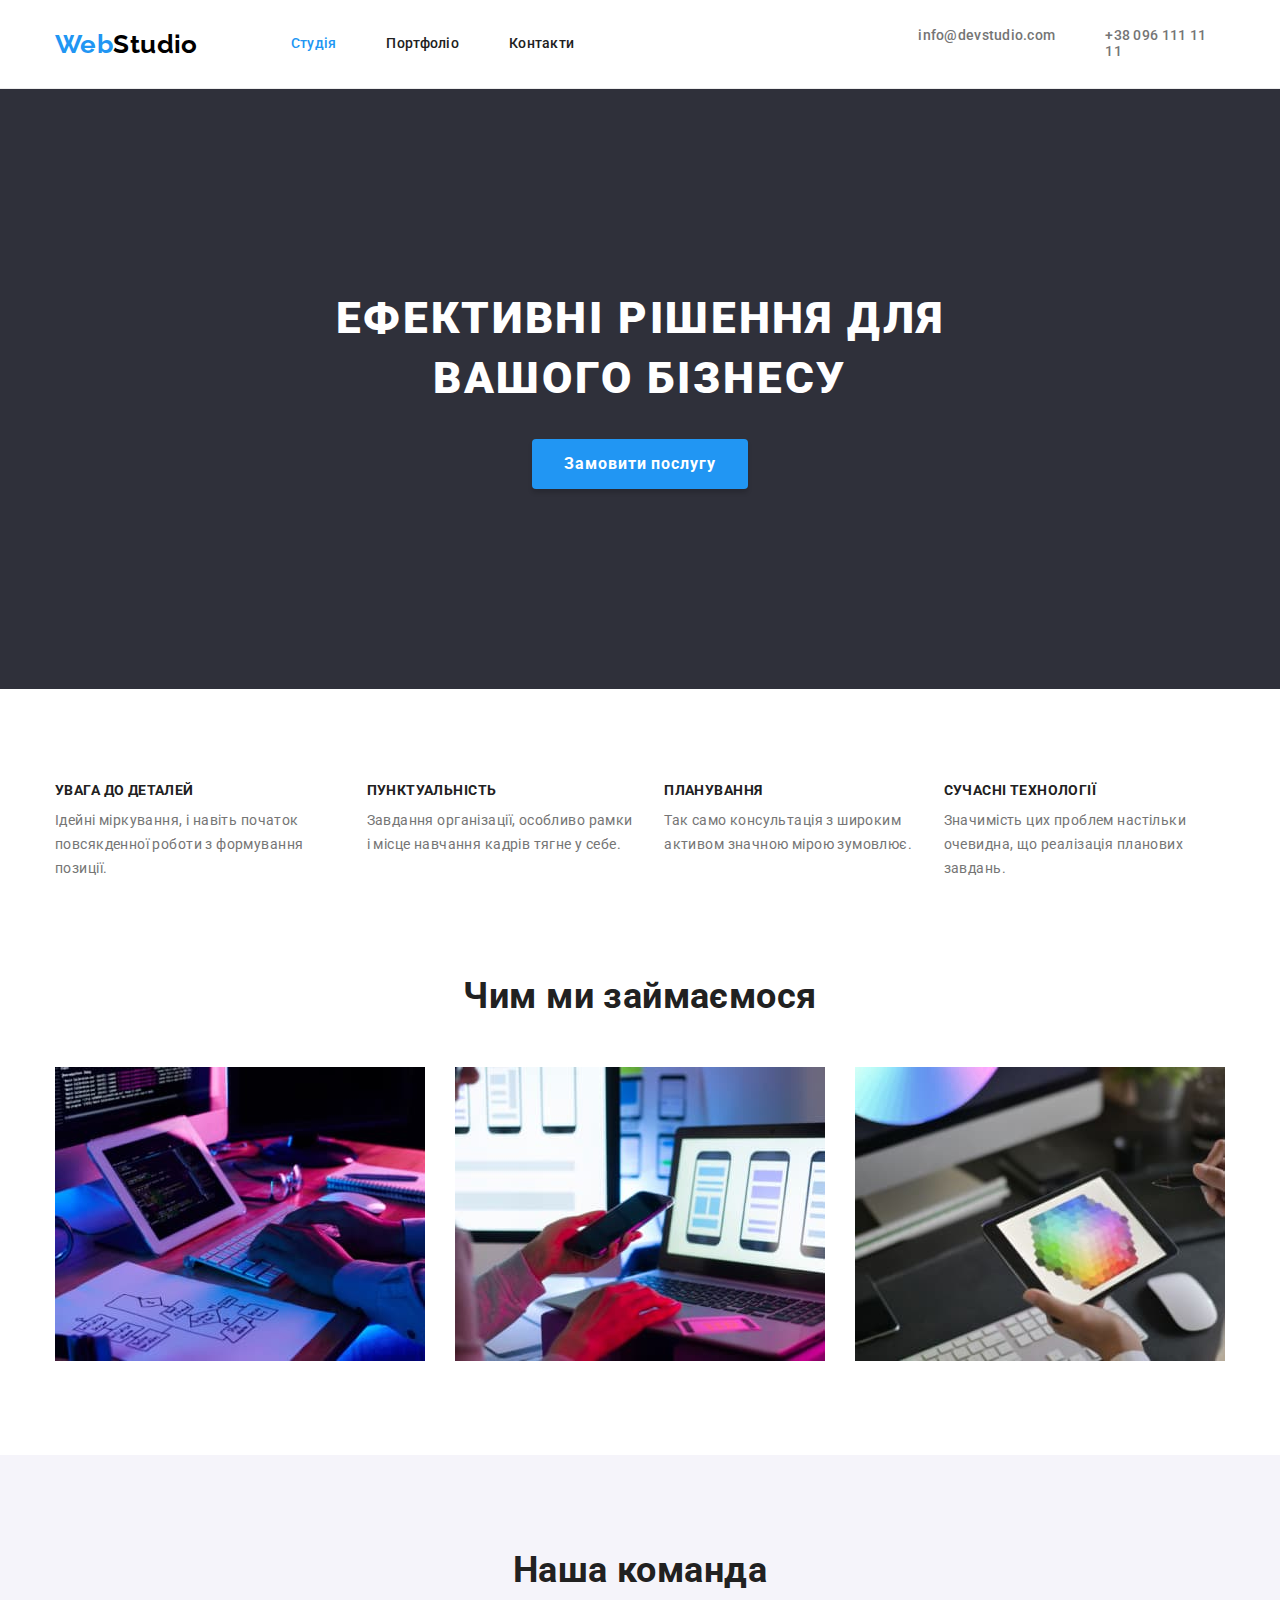
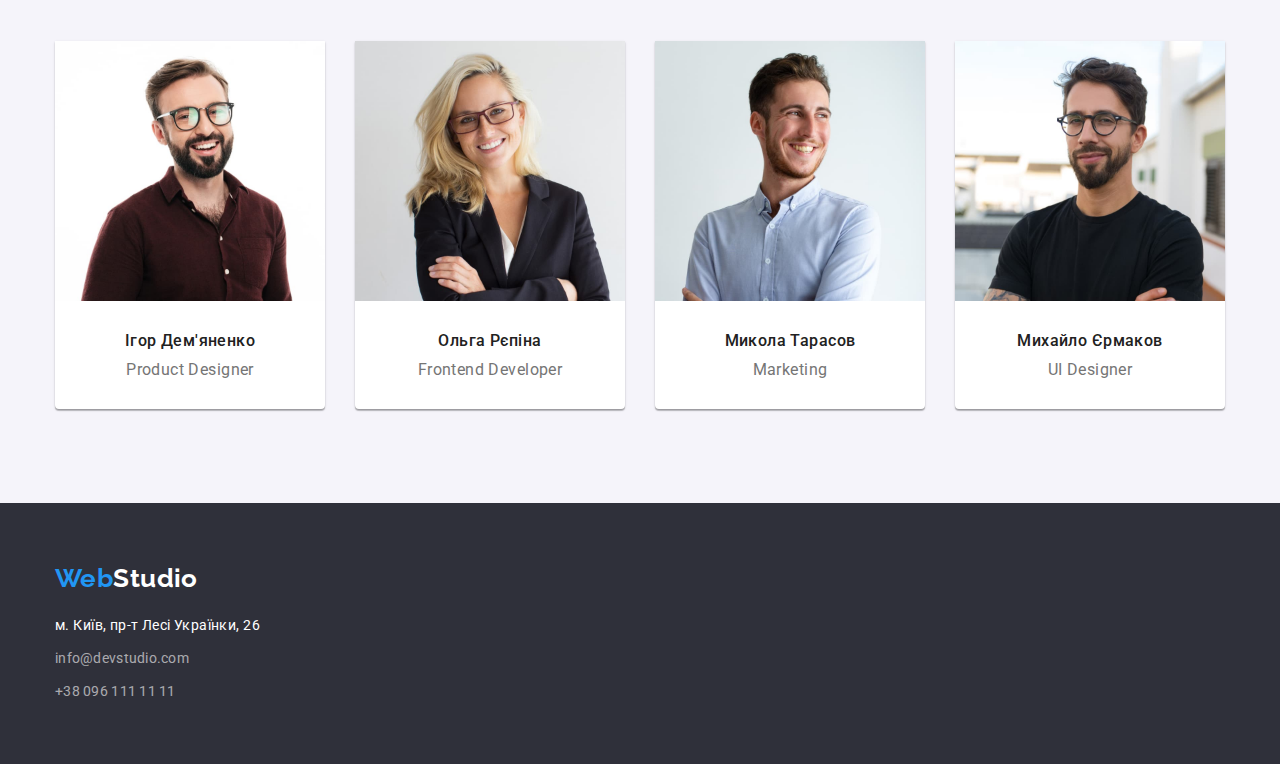
<file: index.html>
<!DOCTYPE html>
<html lang="uk-UA">

<head>
    <meta charset="UTF-8">
    <meta http-equiv="X-UA-Compatible" content="IE=edge">
    <meta name="viewport" content="width=, initial-scale=1.0">
    <title>Головна</title>
    <link rel="stylesheet" href="https://cdnjs.cloudflare.com/ajax/libs/modern-normalize/1.1.0/modern-normalize.min.css"
        integrity="sha512-wpPYUAdjBVSE4KJnH1VR1HeZfpl1ub8YT/NKx4PuQ5NmX2tKuGu6U/JRp5y+Y8XG2tV+wKQpNHVUX03MfMFn9Q=="
        crossorigin="anonymous" referrerpolicy="no-referrer" />
    <link rel="preconnect" href="https://fonts.googleapis.com">
    <link rel="preconnect" href="https://fonts.gstatic.com" crossorigin>
    <link
        href="https://fonts.googleapis.com/css2?family=Raleway:wght@700&family=Roboto:wght@400;500;700;900&display=swap"
        rel="stylesheet">
    <link rel="stylesheet"
        href="https://cdnjs.cloudflare.com/ajax/libs/modern-normalize/1.0.0/modern-normalize.min.css" />
    <link rel="stylesheet" href="./css/style.css">
</head>

<body>
    <!-- Хедер -->
    <header class="header">
        <div class="container">
            <nav class="site-nav">
                <a class="logo" href="./index.html"><span class="logo-span">Web</span>Studio</a>

                <ul class="nav-list list">
                    <li><a class="nav-link link current" href="./index.html">Студія</a></li>
                    <li><a class="nav-link link" href="./portfolio.html">Портфоліо</a></li>
                    <li><a class="nav-link link" href="./contacts.html">Контакти</a></li>
                </ul>
            </nav>
            <ul class="contacts-list list">
                <li> <a class="contacts-link link" href="mailto:info@devstudio.com">info@devstudio.com</a></li>
                <li> <a class="contacts-link link" href="tel:+380961111111">+38 096 111 11 11</a></li>
            </ul>
        </div>
    </header>

    <main>
    <!-- Герой -->
        <section class="section hero">
            <div class="container">
                <h1 class="hero-title">ЕФЕКТИВНІ РІШЕННЯ ДЛЯ ВАШОГО БІЗНЕСУ</h1>
                <button type="button" class="hero-btn">Замовити послугу</button>
            </div>
        </section>

        <!-- Переваги -->
        <section class="section benefits">
            <div class="container">
                <h2 class="visual-hidden">Переваги</h2>
                <ul class="benefits-list list">
                    <li>
                        <h3 class="benefits-items">УВАГА ДО ДЕТАЛЕЙ</h3>
                        <p class="benefits-text">Ідейні міркування, і навіть початок повсякденної роботи з формування
                            позиції.</p>
                    </li>
                    <li>
                        <h3 class="benefits-items">ПУНКТУАЛЬНІСТЬ</h3>
                        <p class="benefits-text">Завдання організації, особливо рамки і місце навчання кадрів тягне у
                            себе.</p>
                    </li>
                    <li>
                        <h3 class="benefits-items">ПЛАНУВАННЯ</h3>
                        <p class="benefits-text">Так само консультація з широким активом значною мірою зумовлює.</p>
                    </li>
                    <li>
                        <h3 class="benefits-items">СУЧАСНІ ТЕХНОЛОГІЇ</h3>
                        <p class="benefits-text">Значимість цих проблем настільки очевидна, що реалізація планових
                            завдань.</p>
                    </li>
                </ul>
            </div>
        </section>
        <!-- Напрямки діяльності -->
        <section class="section promo">
            <div class="container">
                <h2 class="promo-title">Чим ми займаємося</h2>
                <ul class="promo-list list">
                    <li>
                        <img src="./images/box-1.jpg" alt="працюють на клавіатурі за монітором та планшетом"
                            width="370">
                    </li>
                    <li>
                        <img src="./images/box-2.jpg" alt="працюють за ноутбуком з телефоном" width="370">
                    </li>
                    <li>
                        <img src="./images/box-3.jpg" alt="працюють за планшетом біля монітора" width="370">
                    </li>
                </ul>
            </div>
        </section>
        <!-- Команда -->
        <section class="section team">
            <div class="container">
                <h2 class="team-title">Наша команда</h2>
                <ul class="team-list list">
                    <li class="team-item">
                        <img src="./images/foto-1.jpg" alt="фото Ігор Дем'яненко" width="270">
                        <h3 class="team-name">Ігор Дем'яненко</h3>
                        <p class="team-text">Product Designer</p>
                    </li>
                    <li class="team-item">
                        <img src="./images/foto-2.jpg" alt="фото Ольга Рєпіна" width="270">
                        <h3 class="team-name">Ольга Рєпіна</h3>
                        <p class="team-text">Frontend Developer</p>
                    </li>
                    <li class="team-item">
                        <img src="./images/foto-3.jpg" alt="фото Микола Тарасов" width="270">
                        <h3 class="team-name">Микола Тарасов</h3>
                        <p class="team-text">Marketing</p>
                    </li>
                    <li class="team-item">
                        <img src="./images/foto-4.jpg" alt="фото Михайло Єрмаков" width="270">
                        <h3 class="team-name">Михайло Єрмаков</h3>
                        <p class="team-text">UI Designer</p>
                    </li>
                </ul>
            </div>
        </section>

    </main>
    <!-- Футер -->
    <footer>
        <div class="container">
            <a class="logo" ref="./index.html"><span class="logo-span">Web</span>Studio</a>
            <address>
                <ul class="footer-list list">
                    <li> <a class="address" href="https://goo.gl/maps/M5fKYAZPapUJa6bE6" target="_blank"
                            rel="noopener nofollow noreferrer">
                            м. Київ, пр-т Лесі Українки, 26</a>
                    </li>
                    <li> <a class="contacts link" href="mailto:info@devstudio.com">info@devstudio.com</a></li>
                    <li> <a class="contacts link" href="tel:+380961111111">+38 096 111 11 11</a></li>
                </ul>
            </address>
        </div>
    </footer>
</body>

</html>
</file>
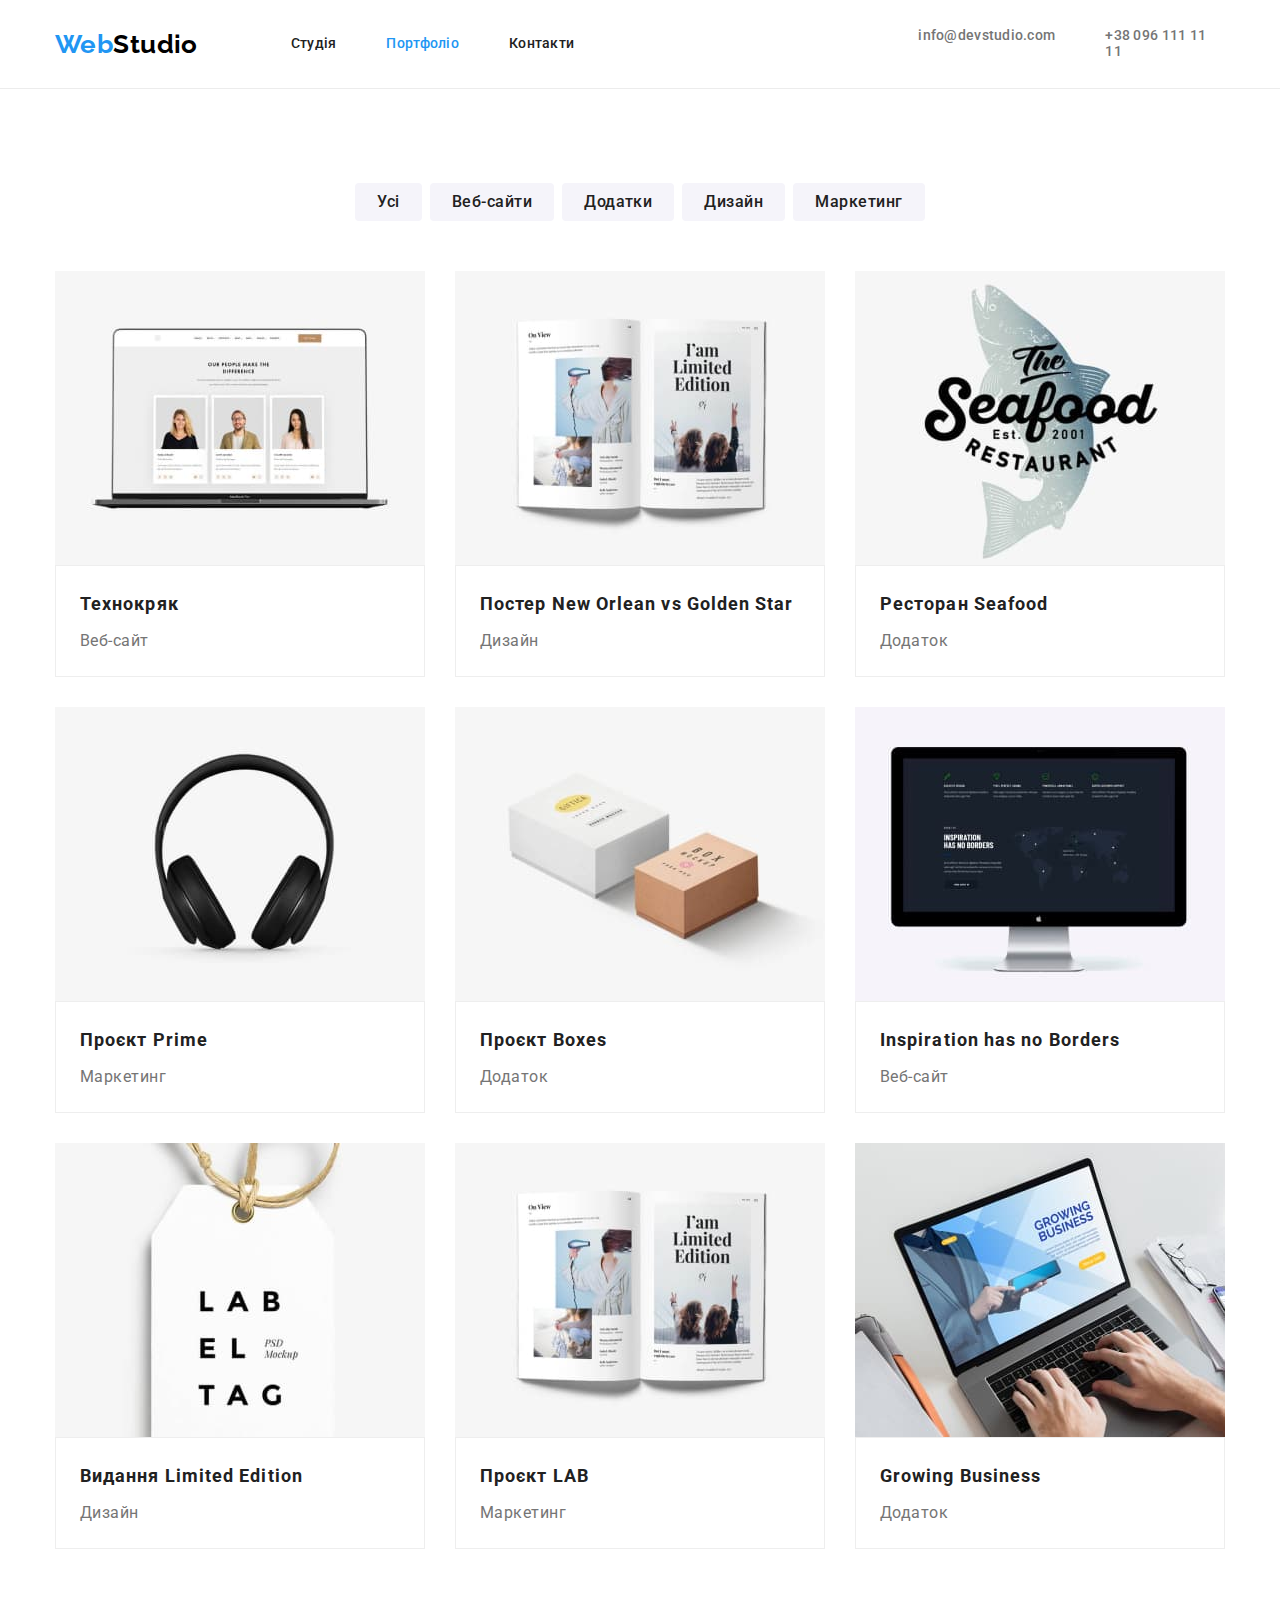
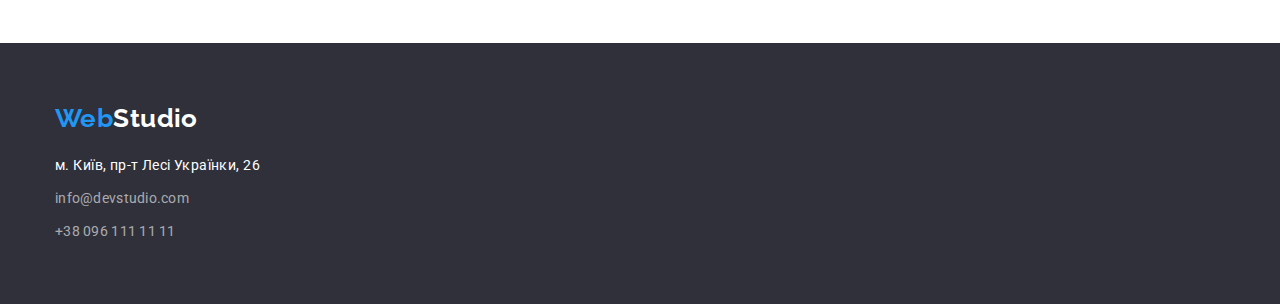
<file: portfolio.html>
<!DOCTYPE html>
<html lang="uk-UA">

<head>
    <meta charset="UTF-8">
    <meta http-equiv="X-UA-Compatible" content="IE=edge">
    <meta name="viewport" content="width=device-width, initial-scale=1.0">
    <title>Портфоліо</title>
    <link rel="stylesheet" href="https://cdnjs.cloudflare.com/ajax/libs/modern-normalize/1.1.0/modern-normalize.min.css"
        integrity="sha512-wpPYUAdjBVSE4KJnH1VR1HeZfpl1ub8YT/NKx4PuQ5NmX2tKuGu6U/JRp5y+Y8XG2tV+wKQpNHVUX03MfMFn9Q=="
        crossorigin="anonymous" referrerpolicy="no-referrer" />
    <link rel="preconnect" href="https://fonts.googleapis.com">
    <link rel="preconnect" href="https://fonts.gstatic.com" crossorigin>
    <link
        href="https://fonts.googleapis.com/css2?family=Raleway:wght@700&family=Roboto:wght@400;500;700;900&display=swap"
        rel="stylesheet">
    <link rel="stylesheet"
        href="https://cdnjs.cloudflare.com/ajax/libs/modern-normalize/1.0.0/modern-normalize.min.css" />
    <link rel="stylesheet" href="./css/style.css">

<body>
    <!-- Хедер -->
    <header class="header">
        <div class="container">
            <nav class="site-nav">
                <a class="logo" href="./index.html"><span class="logo-span">Web</span>Studio</a>
                <ul class="nav-list list">
                    <li><a class="nav-link link" href="./index.html">Студія</a></li>
                    <li><a class="nav-link link current" href="./portfolio.html">Портфоліо</a></li>
                    <li><a class="nav-link link" href="./contacts.html">Контакти</a></li>
                </ul>
            </nav>
            <ul class="contacts-list list">
                <li> <a class="contacts-link link" href="mailto:info@devstudio.com">info@devstudio.com</a></li>
                <li> <a class="contacts-link link" href="tel:+380961111111">+38 096 111 11 11</a></li>
            </ul>
        </div>
    </header>

    <main>
        <!-- Приклади -->
        <section class="preview">
            <div class="container">
                <h1 class="visual-hidden">Приклади робот</h1>
                <ul class="preview-button list">
                    <li><button type="button" class="button-item">Усі</button></li>
                    <li><button type="button" class="button-item">Веб-сайти</button></li>
                    <li><button type="button" class="button-item">Додатки</button></li>
                    <li><button type="button" class="button-item">Дизайн</button></li>
                    <li><button type="button" class="button-item">Маркетинг</button></li>
                </ul>
                <ul class="preview-list list">
                    <li class="preview-wrap">
                        <a href="#" class="preview-link link">
                            <img src="./images/example-1.jpg" alt="Технокряк">
                            <div class="title-text-wrap">
                                <h2 class="preview-title">Технокряк</h2>
                                <p class="preview-text">Веб-сайт</p>
                            </div>
                        </a>
                    </li>

                    <li class="preview-wrap">
                        <a href="#" class="preview-link link">
                            <img src="./images/example-2.jpg" alt="Постер New Orlean vs Golden Star">
                            <div class="title-text-wrap">
                                <h2 class="preview-title">Постер New Orlean vs Golden Star</h2>
                                <p class="preview-text">Дизайн</p>
                            </div>
                        </a>
                    </li>
                    <li class="preview-wrap">
                        <a href="#" class="preview-link link">
                            <img src="./images/example-3.jpg" alt="Ресторан Seafood">
                            <div class="title-text-wrap">
                                <h2 class="preview-title">Ресторан Seafood</h2>
                                <p class="preview-text">Додаток</p>
                            </div>
                        </a>
                    </li>
                    <li class="preview-wrap">
                        <a href="#" class="preview-link link">
                            <img src="./images/example-4.jpg" alt="Проєкт Prime">
                            <div class="title-text-wrap">
                                <h2 class="preview-title">Проєкт Prime</h2>
                                <p class="preview-text">Маркетинг</p>
                            </div>
                        </a>
                    </li>
                    <li class="preview-wrap">
                        <a href="#" class="preview-link link">
                            <img src="./images/example-5.jpg" alt="Проєкт Boxes">
                            <div class="title-text-wrap">
                                <h2 class="preview-title">Проєкт Boxes</h2>
                                <p class="preview-text">Додаток</p>
                            </div>
                        </a>
                    </li>
                    <li class="preview-wrap">
                        <a href="#" class="preview-link link">
                            <img src="./images/example-6.jpg" alt="Inspiration has no Borders">
                            <div class="title-text-wrap">
                                <h2 class="preview-title" lang="en">Inspiration has no Borders</h2>
                                <p class="preview-text">Веб-сайт</p>
                            </div>
                        </a>
                    </li>
                    <li class="preview-wrap">
                        <a href="#" class="preview-link link">
                            <img src="./images/example-7.jpg" alt="Видання Limited Edition">
                            <div class="title-text-wrap">
                                <h2 class="preview-title">Видання Limited Edition</h2>
                                <p class="preview-text">Дизайн</p>
                            </div>
                        </a>
                    </li>
                    <li class="preview-wrap">
                        <a href="#" class="preview-link link">
                            <img src="./images/example-8.jpg" alt="Проєкт LAB">
                            <div class="title-text-wrap">
                                <h2 class="preview-title">Проєкт LAB</h2>
                                <p class="preview-text">Маркетинг</p>
                            </div>
                        </a>
                    </li>
                    <li class="preview-wrap">
                        <a href="#" class="preview-link link">
                            <img src="./images/example-9.jpg" alt="Growing Business">
                            <div class="title-text-wrap">
                                <h2 class="preview-title" lang="en">Growing Business</h2>
                                <p class="preview-text">Додаток</p>
                            </div>
                        </a>
                    </li>
                </ul>
            </div>
        </section>
    </main>
    <!-- Футер -->
    <footer>
        <div class="container">
            <a class="logo" ref="./index.html"><span class="logo-span">Web</span>Studio</a>
            <address>
                <ul class="footer-list list">
                    <li> <a class="address" href="https://goo.gl/maps/M5fKYAZPapUJa6bE6" target="_blank"
                            rel="noopener nofollow noreferrer">
                            м. Київ, пр-т Лесі Українки, 26</a>
                    </li>
                    <li> <a class="contacts link" href="mailto:info@devstudio.com">info@devstudio.com</a></li>
                    <li> <a class="contacts link" href="tel:+380961111111">+38 096 111 11 11</a></li>
                </ul>
            </address>
        </div>
    </footer>
</body>

</html>
</file>
<file: css/style.css>
:root {
    --primary-white-color: #FFFFFF;
    --primary-text-color: #212121;
    --primary-logo-color: #000000;
    --primary-link-color: #212121;
    --title-text-color: #757575;
    --accent-text-color: #2196F3;
    --primary-bg-color: #2F303A;
    --second-bg-color: #F5F4FA;
    --accent-bg-color: #2196F3;
    --accent-btn-color: #188CE8;
    --footer-contact-color: rgba(255, 255, 255, 0.6);
    --header-line-color: #ECECEC;
}

*,
*::before,
*::after {
    box-sizing: border-box;
}

p,
h1,
h2,
h3,
h4,
h5,
h6 {
    margin: 0;
}

ul {
    margin: 0;
    padding-left: 0;
}

button {
    cursor: pointer;
}

.container {
    width: 1200px;
    padding: 0 15px;
    margin: 0 auto;
}

img {
    display: block;
    max-width: 100%;
    height: auto;
}

/* ---------Універсальні класи--------- */
body {
    background-color: var(--primary-white-color);
    color: var(--primary-text-color);
    font-family: Roboto, sans-serif;
    font-weight: 400;
    font-size: 14px;
    line-height: 1.71;
    letter-spacing: 0.03em;
}

.link {
    font-weight: 500;
    font-size: 14px;
    line-height: 1.14;
    letter-spacing: 0.02em;
    text-decoration: none;
}

.link:hover,
.link:focus {
    color: var(--accent-text-color);
}

.list {
    list-style: none;
    padding: 0;

}

.visual-hidden {
    position: absolute;
    width: 1px;
    height: 1px;
    margin: -1px;
    border: 0;
    padding: 0;
    overflow: hidden;
}

/* ---------стилі для index.html--------- */
/*--------- Хедер--------- */
.header {
    border-bottom: 1px solid var(--header-line-color);
}

.header>.container {
    display: flex;
    align-items: center;
}

.site-nav {
    display: flex;
    align-items: center;
}

.nav-list {
    display: flex;
    align-items: center;
    margin-left: auto;
    padding: 32px 0;
}

.nav-list>li:not(:last-child) {
    margin-right: 50px;
}

.nav-link {
    color: var(--primary-link-color);
}

.logo {
    color: var(--primary-logo-color);
    font-family: Raleway, sans-serif;
    font-weight: 700;
    font-size: 26px;
    line-height: 1.19;
    text-decoration: none;
    margin-right: 93px;
}

.logo:hover,
.logo:focus {
    color: var(--accent-text-color);
}

.logo-span {
    color: var(--accent-text-color);
}

.current {
    color: var(--accent-text-color);
}

.contacts-list {
    display: flex;
    margin-left: 344px;
}

.contacts-link {
    color: var(--title-text-color);
    display: flex;
}

.contacts-list>li:not(:last-child) {
    margin-right: 50px;
}

/*--------- Герой--------- */
.hero {
    background-color: var(--primary-bg-color);
    height: 600px;
    text-align: center;
    padding: 200px 0;
}

.hero-title {
    color: var(--primary-white-color);
    font-weight: 900;
    font-size: 44px;
    line-height: 1.36;
    letter-spacing: 0.06em;

    max-width: 696px;
    margin: 0 auto;
    margin-bottom: 30px;
}

.hero-btn {
    border: none;
    border-radius: 4px;
    padding: 10px 32px;


    font-family: inherit;
    background-color: var(--accent-bg-color);
    color: var(--primary-white-color);
    font-weight: 700;
    font-size: 16px;
    line-height: 1.88;
    letter-spacing: 0.06em;

    box-shadow: 0px 4px 4px rgba(0, 0, 0, 0.15);
}

.hero-btn:hover,
.hero-btn:focus {
    background-color: var(--accent-btn-color);
}

/*--------- Переваги--------- */
.benefits {
    padding: 94px 0;
}

.benefits-list {
    display: flex;
}

.benefits-list>li:not(:last-child) {
    margin-right: 30px;
}

.benefits-items {
    font-weight: 700;
    font-size: 14px;
    line-height: 1.14;
}

.benefits-text {
    margin-top: 10px;

    color: var(--title-text-color);
    letter-spacing: 0.03em;
}

/*--------- Напрямки діяльності та Команда---------*/
.promo {
    padding-bottom: 94px;
}

.promo-title,
.team-title {
    display: block;
    margin-bottom: 50px;

    font-weight: 700;
    font-size: 36px;
    line-height: 1.17;
    text-align: center;
}

.promo-list {
    display: flex;
    gap: 30px;
    background-color: var(--primary-white-color)
}

/* .promo-list>li:not(:last-child)  {
    margin-right: 30px;
} */
.promo-list>img {
    min-width: 370px;
}

.team {
    background: var(--second-bg-color);
    padding: 94px 0;
}

.team-list {
    display: flex;
    gap: 30px;
}

/* .team-list>li:not(:last-child)  {
    margin-right: 30px;
} */

.team-item {
    background-color: var(--primary-white-color);
    width: calc((100% - 90px)/4);
    box-shadow: 0px 1px 3px rgba(0, 0, 0, 0.12),
        0px 1px 1px rgba(0, 0, 0, 0.14),
        0px 2px 1px rgba(0, 0, 0, 0.2);
    border-radius: 0px 0px 4px 4px;
}

.team-item>img {
    width: 270px;
    margin-bottom: 30px;
}

.team-name {
    margin-bottom: 10px;
    font-weight: 500;
    font-size: 16px;
    line-height: 1.19;
    text-align: center;
}

.team-text {
    margin-bottom: 30px;
    font-size: 16px;
    line-height: 1.190;
    text-align: center;
    color: var(--title-text-color);
}

/*--------- Футер---------*/
footer {
    background: var(--primary-bg-color);
    padding: 60px 0;
}

footer .logo {
    display: block;
    padding-left: 0;
    margin-bottom: 20px;
    color: var(--primary-white-color);
}

.address,
.contacts {
    display: block;
    color: var(--primary-white-color);
    font-style: normal;
    text-decoration: none;
    font-weight: 400;
    font-size: 14px;
    line-height: 1.71;
}

.address:hover,
.address:focus {
    color: var(--accent-text-color);
}

.footer-list>li:not(:last-child) {
    margin-bottom: 9px;
}

footer .contacts {
    color: var(--footer-contact-color);
}

/*--------- стилі для portfolio.html--------- */
/*--------- Приклади--------- */
.preview {
    padding: 94px 0;
}

.preview-button {
    display: flex;
    align-content: center;
    justify-content: center;
    margin-bottom: 50px;

    font-size: 18px;
    line-height: 36px;
    letter-spacing: 0.06em;
}

.button-item {
    padding: 6px 22px;

    font-weight: 500;
    font-size: 16px;
    line-height: 1.63;
    text-align: center;
    letter-spacing: 0.03em;
    color: var(--primary-text-color);

    border-radius: 4px;
    background-color: var(--second-bg-color);
    border: transparent;
}

.preview-button>li:not(:last-child) {
    margin-right: 8px;
}

.button-item:hover,
.button-item:focus {
    padding: 6px 25px;
    background-color: var(--accent-text-color);
    box-shadow: 0px 3px 1px rgba(0, 0, 0, 0.1),
        0px 1px 2px rgba(0, 0, 0, 0.08),
        0px 2px 2px rgba(0, 0, 0, 0.12);
    color: var(--primary-white-color);
}

.preview-list {
    display: flex;
    flex-grow: 1;
    gap: 30px;
    flex-wrap: wrap;
    margin: 0 auto;
}

/* .preview-list>li:not(:last-child) {
    margin-right: 30px;
  } */
.preview-wrap {
    width: 370px;
}

.title-text-wrap {
    padding: 20px 24px;
    border: 1px solid #EEEEEE;
}

.preview-title {
    margin-bottom: 4px;

    color: var(--primary-text-color);
    font-size: 18px;
    line-height: 2;
    letter-spacing: 0.06em;
    text-align: start;
}

.preview-text {
    color: var(--title-text-color);
    font-weight: 400;
    font-size: 16px;
    line-height: 30px;
    letter-spacing: 0.03em;

}
</file>
